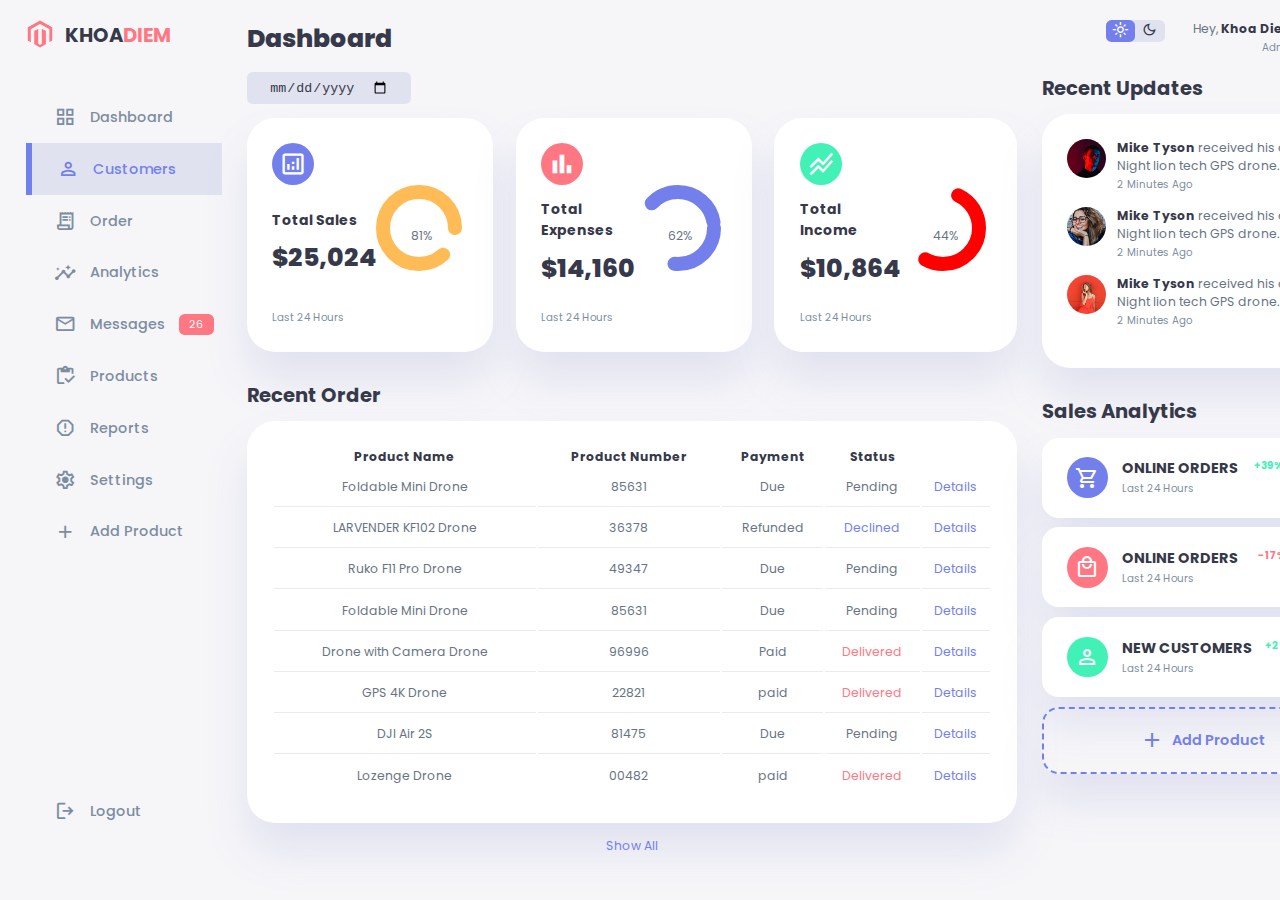
<file: index.html>
<!DOCTYPE html>
<html lang="en">

<head>
    <meta charset="UTF-8">
    <meta http-equiv="X-UA-Compatible" content="IE=edge">
    <meta name="viewport" content="width=device-width, initial-scale=1.0">
    <title>Admin Dashboard</title>
    <link rel="stylesheet"
        href="https://fonts.googleapis.com/css2?family=Material+Symbols+Outlined:opsz,wght,FILL,GRAD@48,400,0,0" />
    <link href="https://fonts.googleapis.com/icon?family=Material+Icons" rel="stylesheet">
    <link rel="stylesheet" href="./style/style.css">
</head>

<body>
    <div class="container">
        <aside>

            <div class="top">
                <div class="logo">
                    <img src="./images/logo.png">
                    <h2>KHOA<span class="danger">DIEM</span></h2>
                </div>
                <div class="close" id="close-btn">
                    <span class="material-symbols-outlined">close</span>
                </div>
            </div>


            <div class="sidebar">
                <a href="#">
                    <span class="material-symbols-outlined">grid_view</span>
                    <h3>Dashboard</h3>
                </a>

                <a href="#" class="active">
                    <span class="material-symbols-outlined">person_outline</span>
                    <h3>Customers</h3>
                </a>

                <a href="#">
                    <span class="material-symbols-outlined">receipt_long</span>
                    <h3>Order</h3>
                </a>

                <a href="#">
                    <span class="material-symbols-outlined">insights</span>
                    <h3>Analytics</h3>
                </a>

                <a href="#">
                    <span class="material-symbols-outlined">mail_outline</span>
                    <h3>Messages</h3>
                    <span class="message-count">26</span>
                </a>

                <a href="#">
                    <span class="material-symbols-outlined">inventory</span>
                    <h3>Products</h3>
                </a>

                <a href="#">
                    <span class="material-symbols-outlined">report_gmailerrorred</span>
                    <h3>Reports</h3>
                </a>

                <a href="#">
                    <span class="material-symbols-outlined">settings</span>
                    <h3>Settings</h3>
                </a>

                <a href="#">
                    <span class="material-symbols-outlined">add</span>
                    <h3>Add Product</h3>
                </a>

                <a href="./login.html">
                    <span class="material-symbols-outlined">logout</span>
                    <h3>Logout</h3>
                </a>
            </div>

        </aside>

        <!-- ------------ END OF ASIDE -------------- -->

        <main>
            <h1>Dashboard</h1>

            <div class="date">
                <input type="date">
            </div>

            <div class="insights">

                <div class="sales">
                    <span class="material-symbols-outlined">analytics</span>
                    <div class="middle">
                        <div class="left">
                            <h3>Total Sales</h3>
                            <h1>$25,024</h1>
                        </div>
                        <div class="progress">
                            <svg >
                                <circle cx="38" cy="38" r="36"/>
                            </svg>
                            <div class="number">
                                <p>81%</p>
                            </div>
                        </div>
                    </div>
                    <small class="text-muted">Last 24 Hours</small>
                </div>

                <!-- ------------ END OF SALES ----------- -->

                <div class="expenses">
                    <span class="material-symbols-outlined">bar_chart</span>
                    <div class="middle">
                        <div class="left">
                            <h3>Total Expenses</h3>
                            <h1>$14,160</h1>
                        </div>
                        <div class="progress">
                            <svg >
                                <circle cx="38" cy="38" r="36"/>
                            </svg>
                            <div class="number">
                                <p>62%</p>
                            </div>
                        </div>
                    </div>
                    <small class="text-muted">Last 24 Hours</small>
                </div>

                <!-- ------------ END OF EXPENSES ----------- -->

                <div class="income">
                    <span class="material-symbols-outlined">stacked_line_chart</span>
                    <div class="middle">
                        <div class="left">
                            <h3>Total Income</h3>
                            <h1>$10,864</h1>
                        </div>
                        <div class="progress">
                            <svg >
                                <circle cx="38" cy="38" r="36"/>
                            </svg>
                            <div class="number">
                                <p>44%</p>
                            </div>
                        </div>
                    </div>
                    <small class="text-muted">Last 24 Hours</small>
                </div>
                <!-- ------------ END OF INCOME ----------- -->

            </div>

            <div class="recent-orders">
                <h2>Recent Order</h2>
                <table>
                    <thead>
                        <tr>
                            <th>Product Name</th>
                            <th>Product Number</th>
                            <th>Payment</th>
                            <th>Status</th>
                            <th></th>
                        </tr>
                    </thead>
                    <tbody>
                        <!-- <tr>
                            <td>Foldable Mini Drone</td>
                            <td>85631</td>
                            <td>Due</td>
                            <td class="warning">Pending</td>
                            <td class="primary">Details</td>
                        </tr> -->
                    </tbody>
                </table>
                <a href="#">Show All</a>
            </div>
        </main>
        <!-- ----------------- END OF MAIN ----------------- -->

        <div class="right">
            <div class="top">
                <button id="menu-btn">
                    <span class="material-symbols-outlined">menu</span>
                </button>
                <div class="theme-toggler">
                    <span class="material-symbols-outlined active">light_mode</span>
                    <span class="material-symbols-outlined">dark_mode</span>
                </div>
                <div class="profile">
                    <div class="info">
                        <p>Hey, <b>Khoa Diem</b></p>
                        <small class="text-muted">Admin</small>
                    </div>
                    <div class="profile-photo">
                        <img src="./images/profile-1.jpg">
                    </div>
                </div>
            </div>
            <!-- --- END OF TOP --- -->
            <div class="recent-updates">
                <h2>Recent Updates</h2>
                <div class="updates">
                    <div class="update">
                        <div class="profile-photo">
                            <img src="./images/profile-2.jpg">
                        </div>
                        <div class="message">
                            <p><b>Mike Tyson</b> received his order of Night lion tech GPS drone.</p>
                            <small class="text-muted">2 Minutes Ago</small>
                        </div>
                    </div>

                    <div class="update">
                        <div class="profile-photo">
                            <img src="./images/profile-3.jpg">
                        </div>
                        <div class="message">
                            <p><b>Mike Tyson</b> received his order of Night lion tech GPS drone.</p>
                            <small class="text-muted">2 Minutes Ago</small>
                        </div>
                    </div>

                    <div class="update">
                        <div class="profile-photo">
                            <img src="./images/profile-4.jpg">
                        </div>
                        <div class="message">
                            <p><b>Mike Tyson</b> received his order of Night lion tech GPS drone.</p>
                            <small class="text-muted">2 Minutes Ago</small>
                        </div>
                    </div>
                </div>
            </div>
            <!-- ------------END OF RECENT UPDATES ----------- -->
            <div class="sales-analytics">
                <h2>Sales Analytics</h2>
                <div class="item online">
                    <div class="icon">
                        <span class="material-symbols-outlined">shopping_cart</span>
                    </div>
                    <div class="right">
                        <div class="info">
                            <h3>ONLINE ORDERS</h3>
                            <small class="text-muted">Last 24 Hours</small>
                        </div>
                        <h5 class="success">+39%</h5>
                        <h3>3849</h3>

                    </div>
                </div>

                <div class="item offline">
                    <div class="icon">
                        <span class="material-symbols-outlined">local_mall</span>
                    </div>
                    <div class="right">
                        <div class="info">
                            <h3>ONLINE ORDERS</h3>
                            <small class="text-muted">Last 24 Hours</small>
                        </div>
                        <h5 class="danger">-17%</h5>
                        <h3>1100</h3>
                        
                    </div>
                </div>

                <div class="item customers">
                    <div class="icon">
                        <span class="material-symbols-outlined">person</span>
                    </div>
                    <div class="right">
                        <div class="info">
                            <h3>NEW CUSTOMERS</h3>
                            <small class="text-muted">Last 24 Hours</small>
                        </div>
                        <h5 class="success">+25%</h5>
                        <h3>849</h3>
                        
                    </div>
                </div>
                <div class="item add-product">
                    <div>
                        <span class="material-symbols-outlined">add</span>
                        <h3>Add Product</h3>
                    </div>
                </div>
            </div>
        </div>
    </div>
    <script src="./js/orders.js"></script>
    <script src="./js/index.js"></script>
</body>

</html>
</file>
<file: style/style.css>
@import url('https://fonts.googleapis.com/css2?family=Poppins:wght@300;400;500;600;700;800&display=swap');
/* ------------ROOT VARAIBLES ------------ */
:root{
    --color-primary: #7380ec;
    --color-red:red;
    --color-danger: #ff7782;
    --color-success: #41f1b6;
    --color-warning: #ffbb55;
    --color-white: #fff;
    --color-info-dark: #7d8da1;
    --color--info-light: #dce1eb;
    --color-dark: #363949;
    --color-light: rgba(132, 139, 200, 0.18);
    --color-primary-variant: #111e88;
    --color-dark-variant: #677483;
    --color-background: #f6f6f9;
    
    --card-border-radius: 2rem;
    --boder-radius-1: 0.4rem;
    --boder-radius-2: 0.8rem;
    --boder-redius-3: 1.2rem;

    --card-padding: 1.8rem;
    --padding-1: 1.2rem;

    --box-shadow: 0 2rem 3rem var(--color-light);
}

/* ----------- DARK THEME VARAIBLES---------- */
.dark-theme-variables{
    --color-background: #181a1e;
    --color-white:#202528;
    --color-dark: #edeffd;
    --color-dark-variant: #a3bdcc;
    --color-light: rgba(0, 0, 0, 0.4);
    --box-shadow: 0 2rem 3rem var(--color-light);
}


*{
    margin: 0;
    padding: 0;
    outline: 0;
    appearance: none;
    border: 0;
    text-decoration: none;
    list-style: none;
    box-sizing: border-box;
}

html{
    font-size: 14px;
}

body{
    width: 100vw;
    height: 100vh;
    font-family: poppins, san-serif;
    font-size: 0.88rem;
    background: var(--color-background);
    user-select: none;
    overflow-x: hidden;
    color: var(--color-dark);
}

.container{
    display: grid;
    width: 96%;
    margin:0 auto;
    gap: 1.8rem;
    grid-template-columns: 14rem auto 23rem;
}

a{
    color:var(--color-dark) ;
}

img{
    display:block;
    width: 100%;
}

h1{
    font-weight: 800;
    font-size: 1.8rem;
}

h2{
    font-size: 1.4rem;   
}

h3{
    font-style: 0.87rem;
}

h4{
    font-style: 0.8rem;
}

h5{
    font-style: 0.77rem;
}

small{
    font-style: 0.76rem;
}

.profile-photo{
    width: 2.8rem;
    height: 2.8rem;
    border-radius:50%;
    overflow: hidden;
}

.text-muted{
    color:var(--color-info-dark);
}

p{
    color:var(--color-dark-variant);
}

b{
    color:var(--color-dark);
}

.primary{
    color:var(--color-primary);
}
.danger{
    color:var(--color-danger);
}

.success{
    color:var(--color-success);
}

.warning{
    color:var(--color-warning);
}

aside{
    height: 100vh;
}

aside .top{
    display: flex;
    align-items: center;
    justify-content: space-between;
    margin-top: 1.4rem;
}

aside .logo{
    display: flex;
    gap: 0.8rem;
}

aside .logo img{
    width: 2rem;
    height: 2rem;
}

aside .close{
    display: none;
}

/* ============SIDEBAR=========== */

aside .sidebar{
    display: flex;
    flex-direction: column;
    height: 86vh;
    position: relative;
    top: 3rem;
}

aside h3{
    font-weight: 500;
}

aside .sidebar a{
    display: flex;
    color: var(--color-info-dark);
    margin-left: 2rem;
    gap: 1rem;
    align-items: center;
    position: relative;
    height: 3.7rem;
    transition: all 300ms ease;
}

aside .sidebar a span {
    font-size: 1.6rem;
    transition: all 300ms ease;
}

aside .sidebar a:last-child {
    position: absolute;
    bottom: 2rem;
    width: 100%;
}

aside .sidebar a.active {
    background: var(--color-light);
    color: var(--color-primary);
    margin-left:0;
}

aside .sidebar a.active::before {
    content:"";
    width: 6px;
    height: 100%;
    background: var(--color-primary);
}

aside .sidebar a.active span {
   color: var(--color-primary);
   margin-left: calc(1rem - 3px); 
}

aside .sidebar a:hover {
    color: var(--color-primary);
}

aside .sidebar a:hover span {
    margin-left: 1rem;
}

aside .sidebar .message-count {
    background:var(--color-danger);
    color:var(--color-white);
    padding: 2px 10px;
    font-size: 11px;
    border-radius: var(--boder-radius-1);
}

/* ============ MAIN ============ */

main{
    margin-top: 1.4rem; 
}

main .date{
    display: inline-block;
    background: var(--color-light);
    border-radius: var(--boder-radius-1);
    margin-top: 1rem;
    padding: 0.5rem 1.6rem;
}

main .date input[type='date'] {
    background: transparent;
    color: var(--color-dark);
}

main .insights {
    display: grid;
    grid-template-columns: repeat(3, 1fr);
    gap: 1.6rem; 
}

main .insights > div{
    background: var(--color-white);
    padding:var(--card-padding);
    border-radius: var(--card-border-radius);
    margin-top: 1rem;
    box-shadow: var(--box-shadow);
    transition: all 300ms ease;
}

main .insights > div:hover{
    box-shadow: none;
}

main .insights > div span{
    background: var(--color-primary);
    padding: 0.5rem;
    border-radius: 50%;
    color: var(--color-white);
    font-size: 2rem;
}

main .insights > div.expenses span{
    background: var(--color-danger);
}

main .insights > div.income span{
    background: var(--color-success);
}

main .insights > div .middle{
   display: flex;
   align-items: center;
   justify-content: space-between; 
}

main .insights h3{
    margin: 1rem 0 0.6rem;
    font-size:1rem;
}

main .insights .progress{
    position: relative;
    width: 92px;
    grid-template: 92px;
    border-radius: 50%;
}

main .insights svg{
    width: 7rem;
    height: 7rem;
}

main .insights svg circle {
    fill: none;
    stroke: var(--color-primary);
    stroke-width: 14;
    stroke-linecap: round;
    transform: translate(5px, 5px);
    stroke-dasharray: 110;
    stroke-dashoffset: 92;
}

main .insights .sales svg circle {
stroke: var(--color-warning);
stroke-dashoffset: -30;
stroke-dasharray: 200;
}

main .insights .expenses svg circle {
    stroke-dashoffset: 20;
    stroke-dasharray: 80;
}

    main .insights .income svg circle {
        stroke: var(--color-red);
        stroke-dashoffset: 35;
        stroke-dasharray: 110;
}

main .insights .progress .number {
    position: absolute;
    top: 0;
    left: 0;
    height: 100%;
    width: 100%;
    display: flex;
    justify-content: center;
    align-items: center;
}

main .insights small {
    margin-top: 1.6rem;
    display: block;
    
}

/* ============= RECENT ORDERS =========== */
main .recent-orders{
    margin-top: 2rem;
}

main .recent-orders h2{
    margin-bottom: 0.8rem;
}

main .recent-orders table{
    background: var(--color-white);
    width: 100%;
    border-radius: var(--card-border-radius);
    padding: var(--card-padding);
    text-align: center;
    box-shadow:var(--box-shadow);
    transition: all 300ms ease;
}

main .recent-orders table:hover{
    box-shadow: none;
}

main table tbody td{
    height: 2.8rem;
    border-bottom: 1px solid var(--color-light);
    color:var(--color-dark-variant) ;
}

main table tbody tr:last-child td{
    border: none;
}

main .recent-orders a{
    text-align: center;
    display: block;
    margin: 1rem auto;
    color: var(--color-primary);

}

/* ========== RIGHT ============ */
.right{
    margin-top: 1.4rem;

}
.right .top{
    display: flex;
    justify-content: end;
    gap: 2rem;
}

.right .top button{
    display: none;   
}

.right .theme-toggler{
    background: var(--color-light);
    display: flex;
    justify-content: space-between;
    align-items: center;
    height: 1.6rem;
    width:4.2rem;
    cursor: pointer;
    border-radius: var(--boder-radius-1);

}

.right .theme-toggler span{
    font-size: 1.2rem;
    width: 50%;
    height: 100%;
    display: flex;
    align-items: center;
    justify-content: center;

}

.right .theme-toggler span.active{
    background: var(--color-primary);
    color: white;
    border-radius: var(--boder-radius-1);
}

.right .top .profile{
    display: flex;
    gap: 2rem;
    text-align: right;
}

/* ========== RECENT UPDATES ============ */

.right .recent-updates{
    margin-top: 1rem;
}

.right .recent-updates h2{
    margin-bottom: 0.8rem;
}

.right .recent-updates .updates{
    background:var(--color-white);
    padding:var(--card-padding);
    border-radius: var(--card-border-radius);
    box-shadow: var(--box-shadow);
    transition: all 300ms ease;
}

.right .recent-updates .updates:hover{
    box-shadow: none;
}

.right .recent-updates .updates .update{
    display: grid;
    grid-template-columns: 2.6rem auto;
    gap: 1rem;
    margin-bottom: 1rem;
}

/* =========== SALES ANALYTICS ========== */

.right .sales-analytics{
    margin-top: 2rem;
}

.right .sales-analytics h2{
    margin-bottom: 0.8rem;
}

.right .sales-analytics .item{
    background: var(--color-white);
    display: flex;
    align-items: center;
    gap: 1rem;
    margin-bottom: 0.7rem;
    padding: 1.4rem var(--card-padding);
    border-radius: var(--boder-redius-3);
    box-shadow: var(--box-shadow);
    transition: all 300ms ease;
}

.right .sales-analytics .item:hover{
    box-shadow: none;
}

.right .sales-analytics .item .right{
    display: flex;
    justify-content: space-between;
    align-items: start;
    margin: 0;
    width: 100%;
}

.right .sales-analytics .item .icon{
   padding: 0.6rem;
   color: var(--color-white);
   border-radius: 50%;
   background:var(--color-primary);
   display: flex;
}

.right .sales-analytics .item.offline .icon{
    background: var(--color-danger);
}

.right .sales-analytics .item.customers .icon{
    background: var(--color-success);
}

.right .sales-analytics .add-product{
    background: transparent;
    border: 2px dashed var(--color-primary);
    color:var(--color-primary);
    display: flex;
    align-items: center;
    justify-content: center;
}

.right .sales-analytics .add-product:hover{
    background: var(--color-primary);
    color:white;
}

.right .sales-analytics .add-product div{
    display: flex;
    align-items: center;
    gap: 0.6rem;
}

.right .sales-analytics .add-product div h3{
    font-weight: 600;
}

/* ========== MEDIA QUERIES =========== */

@media screen and (max-width: 1200px) {
    .container{
        width: 94%;
        grid-template-columns: 7rem auto 23rem ;
    }
    aside .logo h2{
        display: none;
    }

    aside .sidebar h3{
        display: none;
    }

    aside .sidebar a{
        width: 5.6rem;
    }

    aside .sidebar a:last-child{
        position: relative;
        margin-top: 1.8rem;
    }

    main .insights{
        grid-template-columns:1fr;
        gap: 0;
    }

    main .recent-orders{
        width: 94%;
        position: absolute;
        left: 50%;
        transform: translateX(-50%);
        max-width: 2rem 0 0 8.8rem;
    }

    main .recent-orders table{
        width: 83vw;
    }

    main table thead tr th:last-child,
    main table thead tr th:first-child{
        display: none;
    }

    main table tbody tr td:last-child,
    main table tbody tr td:first-child{
        display: none;
    }
}

/* ========== MEDIA QUERIES =========== */

@media screen and (max-width: 768px) {
    .container{
        width: 100%; 
        grid-template-columns: 1fr;
    }

    aside{
        position: fixed;
        left: -100%;
        background: var(--color-white);
        width: 18rem;
        z-index:3;
        box-shadow: 1rem 3rem 4rem var(--color-light);
        height: 100vh;
        padding-right: var(--card-padding);
        display: none;
        animation: showMenu 400ms ease forwards;
    }

    @keyframes showMenu {
        to{
            left: 0;
        }
    }

    aside .logo{
        margin-left: 1rem; 
    }

    aside .logo h2{
        display: inline;
    }

    aside .sidebar h3{
        display: inline;
    }

    aside .sidebar a{
        width: 100%;
        height: 3.4rem;
    }

    aside .sidebar a:last-child{
        position: absolute;
        bottom: 5rem;
    }

    aside .close{
        display: inline-block;
        cursor: pointer;
    }

    main{
        margin-top: 8rem;
        padding: 0 1rem;
    }

    main .recent-orders{
        position: relative;
        margin: 3rem 0 0 0;
        width: 100%;
    }

    main .recent-orders table{
        width: 100%;
        margin: 0;
    }

    .right{
        width: 94%;
        margin: 0 auto 4rem;
    }

    .right .top{
        position: fixed;
        top: 0;
        left: 0;
        align-items: center;
        padding: 0 0.8rem;
        height:4.6rem;
        background: var(--color-white);
        width: 100%;
        margin: 0;
        z-index: 2;
        box-shadow:0 1rem 1rem var(--color-light);
    }

    .right .top .theme-toggler{
        width: 4.4rem;
        position: absolute;
        left: 66%;
    }

    .right .profile .info{
        display: none;
    }

    .right .top button{
        display: inline-block;
        background: transparent;
        cursor: pointer;
        color: var(--color-dark);
        position: absolute;
        left: 1rem;
    }

    .right .top button span{
        font-size: 2rem;
    }
}
</file>
